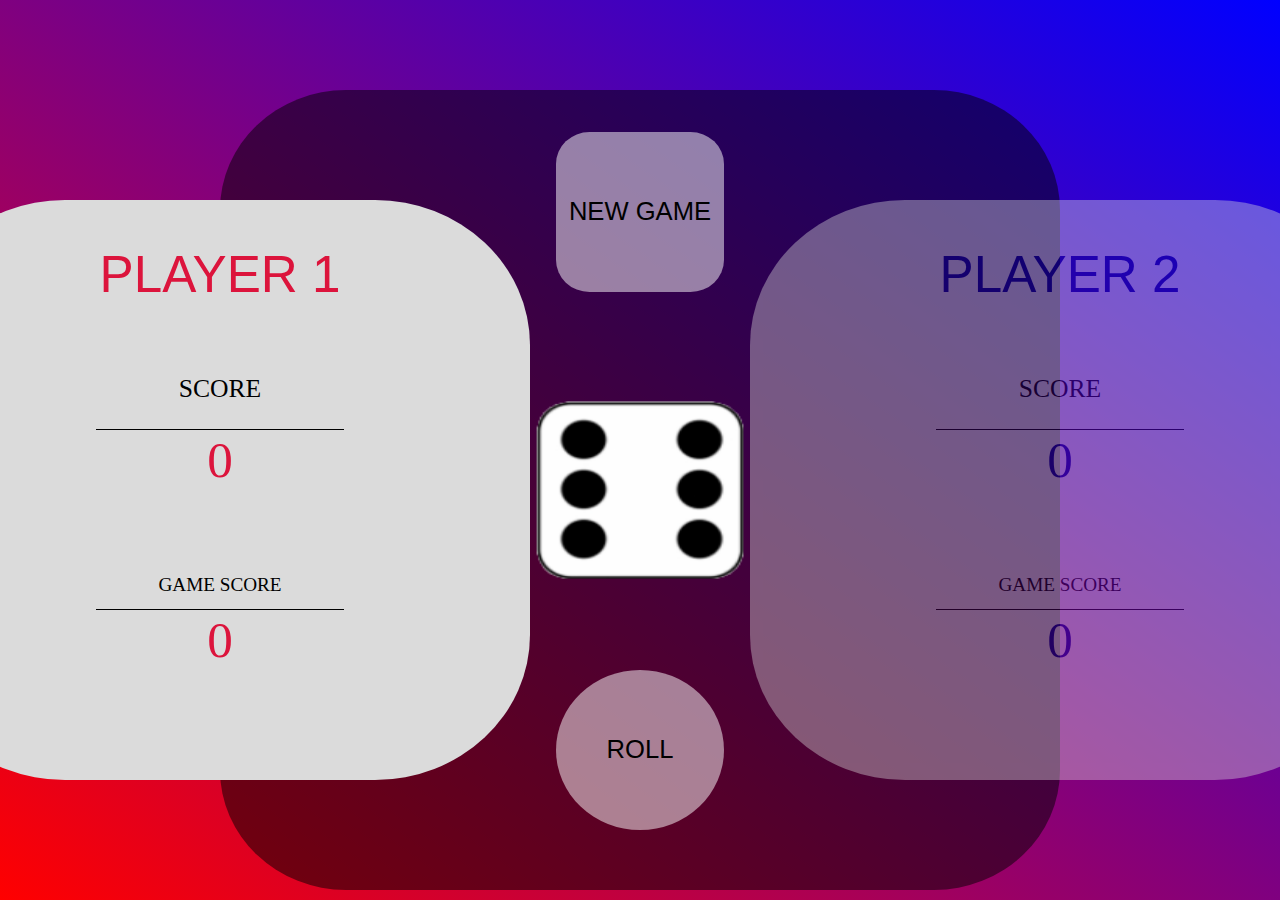
<file: diceGame/index.html>
<!DOCTYPE html>
<html lang="en">
<head>
  <meta charset="UTF-8">
  <meta http-equiv="X-UA-Compatible" content="IE=edge">
  <meta name="viewport" content="width=device-width, initial-scale=1.0">
  <link rel="stylesheet" href="style.css">
  <title>Dice-Game</title>
</head>
<body>
  <div class="container">
    <div class="game-container">
   <div class="game-btn">
     <button class="newgame">NEW GAME</button>
     <button class="roll">ROLL</button>
   </div>

   <div class="player-1">
     <div class="box1">PLAYER 1</div>
     <div class="score-1">SCORE</div>
      <div id="score">0</div>
     <div class="p1-game-score">GAME SCORE </div>
     <div id="game-score">0</div>  
   </div>

   <div class="main-frame"><img class="dice" src="images/dice6.png" ></div>

   <div class="player-2">
    <div class="box2">PLAYER 2</div>
    <div class="score-2">SCORE</div>
     <div id="score">0</div>
    <div class="p2-game-score">GAME SCORE </div>
    <div id="game-score">0</div>
   </div>

  </div>
</div>
  <script src="script.js"></script>
</body>
</html>
</file>
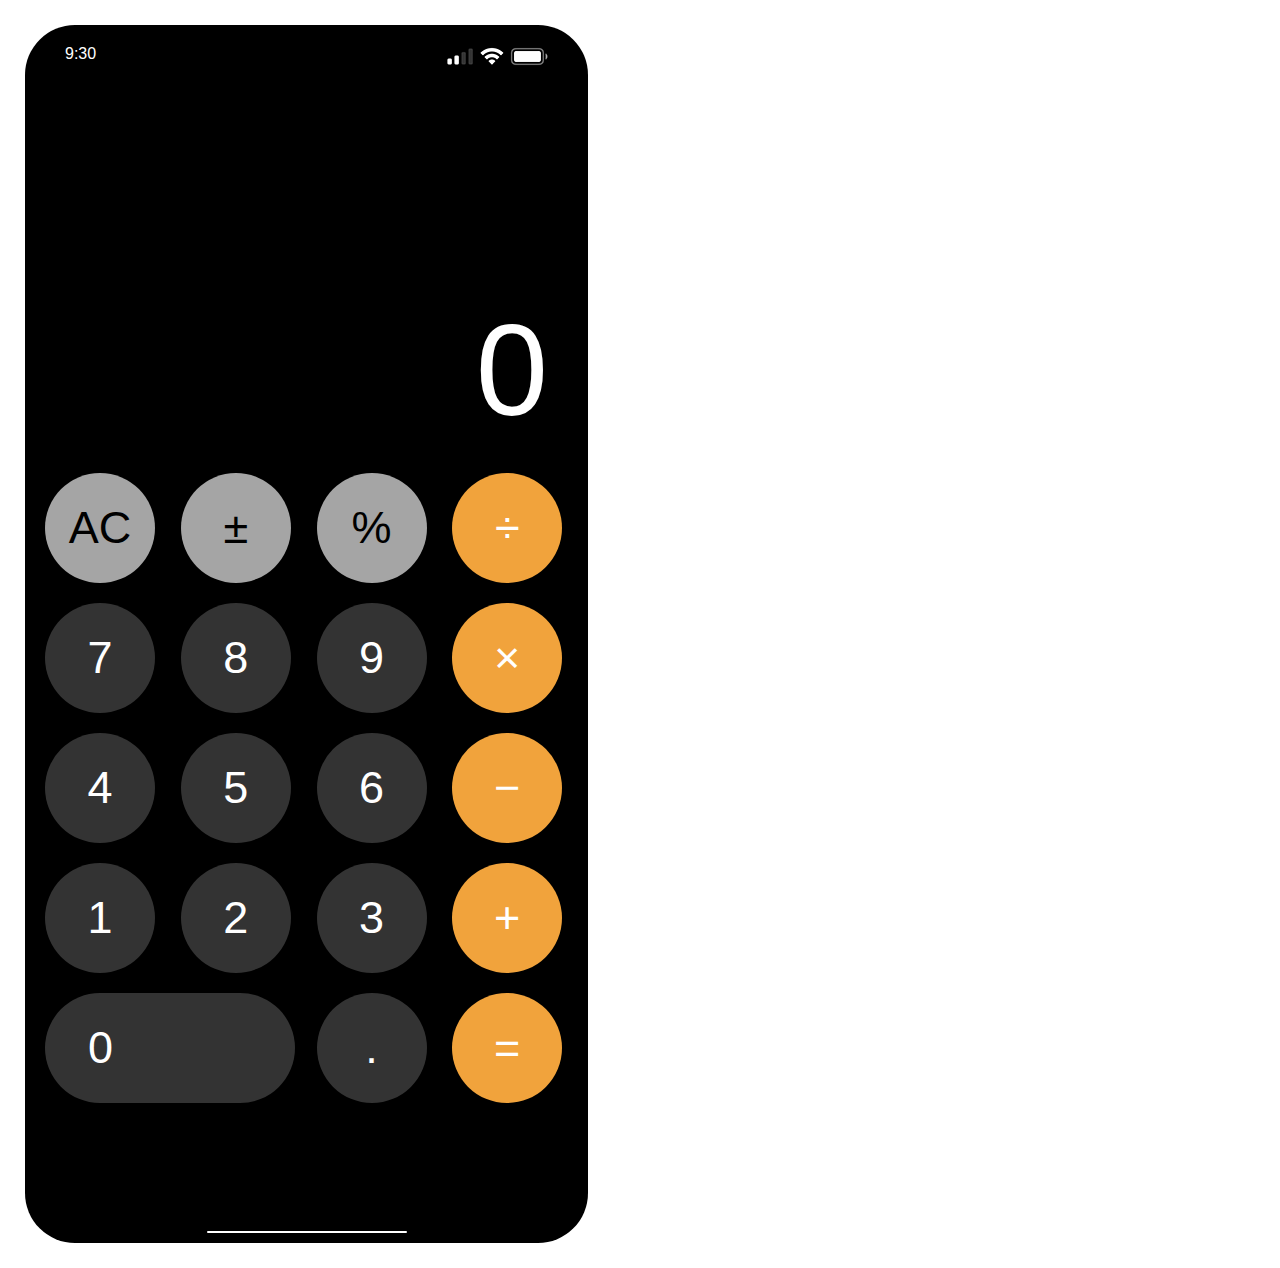
<file: iphoneCalculator/index.html>
<!DOCTYPE html>
<html lang="en">
<head>
  <meta charset="UTF-8">
  <meta http-equiv="X-UA-Compatible" content="IE=edge">
  <meta name="viewport" content="width=device-width, initial-scale=1.0">
  <title>iPhone Calculator</title>
  <link rel="stylesheet" href="style.css">
</head>
<body>
  
<div class="calculator">
  <div class="top-container">
    <div class="clock"><span class="hour"></span>:<span class="minute"></span></div>
    <div class="status"><img src="status.png" alt="Status"></div>
  </div>
  <div class="value">0</div>
  <div class="buttons-container">
    <div class="button function ac">AC</div>
    <div class="button function pm">±</div>
    <div class="button function percent">%</div>
    <div class="button operator division">÷</div>
    <div class="button  number-7">7</div>
    <div class="button  number-8">8</div>
    <div class="button  number-9">9</div>
    <div class="button operator multiplication">×</div>
    <div class="button  number-4">4</div>
    <div class="button  number-5">5</div>
    <div class="button  number-6">6</div>
    <div class="button operator subtraction">−</div>
    <div class="button  number-1">1</div>
    <div class="button  number-2">2</div>
    <div class="button  number-3">3</div>
    <div class="button operator addition">+</div>
    <div class="button  number-0">0</div>
    <div class="button  decimal">.</div>
    <div class="button operator equal">=</div>
  </div>
  <div class="bottom"></div>
</div>

  <script src="script.js"></script>
</body>
</html>
</file>
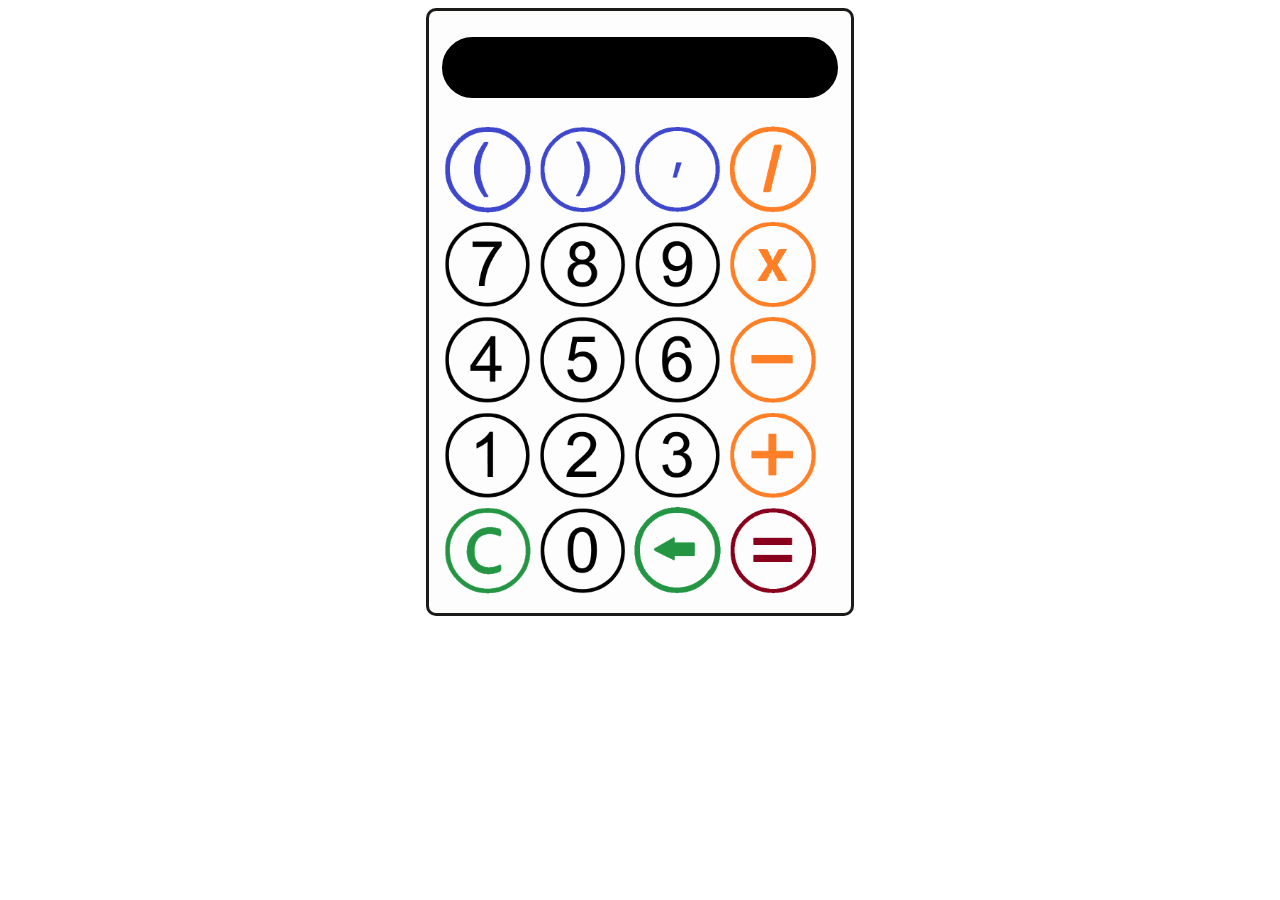
<file: javascriptCalculator/index.html>
<!DOCTYPE html>
<html lang="en">
  <head>
    <meta charset="UTF-8" />
    <meta http-equiv="X-UA-Compatible" content="IE=edge" />
    <meta name="viewport" content="width=device-width, initial-scale=1.0" />
    <title>Calculator</title>
    <link rel="stylesheet" href="style.css" />
  </head>
  <body>
  <div class="calculator-container">
    <div class="calculator">
      <div class="calculator-display"></div>
     <div class="calculator-buttons-container"></div>
     
          <button class="btn"><img class="btn-img" src="images/btn0.png" alt=""></button>
          <button class="btn"><img class="btn-img" src="images/btn1.png" alt=""></button>
          <button class="btn"><img class="btn-img" src="images/btn2.png" alt=""></button>
          <button class="btn"><img class="btn-img" src="images/btn3.png" alt=""></button>   
     
          <button class="btn"><img class="btn-img" src="images/btn4.png" alt=""></button>
          <button class="btn"><img class="btn-img" src="images/btn5.png" alt=""></button>
          <button class="btn"><img class="btn-img" src="images/btn6.png" alt=""></button>
          <button class="btn"><img class="btn-img" src="images/btn7.png" alt=""></button>   
    
          <button class="btn"><img class="btn-img" src="images/btn8.png" alt=""></button>
          <button class="btn"><img class="btn-img" src="images/btn9.png" alt=""></button>
          <button class="btn"><img class="btn-img" src="images/btn10.png" alt=""></button>
          <button class="btn"><img class="btn-img" src="images/btn11.png" alt=""></button>  
     
          <button class="btn"><img class="btn-img" src="images/btn12.png" alt=""></button>
          <button class="btn"><img class="btn-img" src="images/btn13.png" alt=""></button>
          <button class="btn"><img class="btn-img" src="images/btn14.png" alt=""></button>
          <button class="btn"><img class="btn-img" src="images/btn15.png" alt=""></button>  
       
          <button class="btn"><img class="btn-img" src="images/btn16.png" alt=""></button>
          <button class="btn"><img class="btn-img" src="images/btn17.png" alt=""></button>
          <button class="btn"><img class="btn-img" src="images/btn18.png" alt=""></button>
          <button class="btn"><img class="btn-img" src="images/btn19.png" alt=""></button>  
        
    </div>
  </div> 
    </div>
    <script src="script.js"></script>
  </body>
</html>
</file>
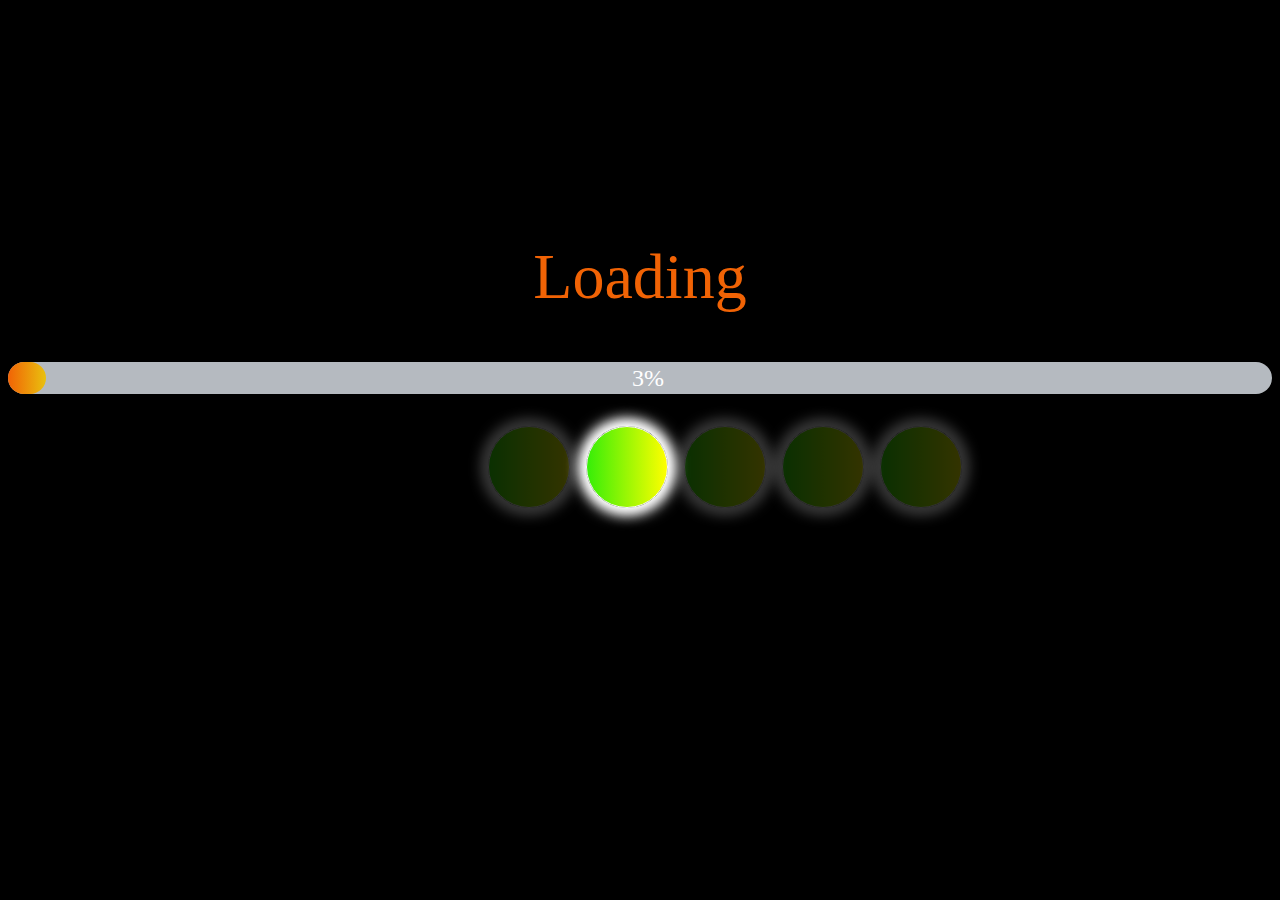
<file: loadingBar/index.html>
<!DOCTYPE html>
<html lang="en">
  <head>
    <meta charset="UTF-8" />
    <meta http-equiv="X-UA-Compatible" content="IE=edge" />
    <meta name="viewport" content="width=device-width, initial-scale=1.0" />
    <link rel="stylesheet" href="style.css" />
    <title>Loading Bar</title>
  </head>
  <body>
    <div class="progressContainer">
      <div class="message">Loading</div>
      <div class="progressBarEmpty"></div>
      <div class="progressBar">
        <span id="progressPercent">0%</span>
      </div>
      <div class="loadingCircles">
        <div class="circle1"></div>
        <div class="circle2"></div>
        <div class="circle3"></div>
        <div class="circle4"></div>
        <div class="circle5"></div>
      </div>
    </div>

    <script src="script.js"></script>
  </body>
</html>
</file>
<file: diceGame/style.css>
body {
	height: 100%;
	width: 100%;
	margin: 0;
	font-family: 'Times New Roman', Times, serif;
	background-attachment: fixed;
	background-repeat: no-repeat;
	background-size: cover;
	background-image: linear-gradient(to top right, red, blue);
}
.container {
	width: 100%;
	height: auto;
	display: grid;
	justify-content: center;
	margin-top: 7%;
}

.game-container {
	display: grid;
	grid-template-columns: 300px 200px 100px 200px 100px 200px 300px;
	grid-template-rows: 100px 100px 250px 100px 100px 100px;
	gap: 10px;
}

.game-btn {
	display: flexbox;
	grid-column: 2 / 7;
	grid-row: 1/7;
	background-color: rgba(0, 0, 0, 0.5);

	border-radius: 15%;
	z-index: 8;
}
.newgame {
	display: grid;
	width: 20%;
	height: 20%;
	border-radius: 20%;
	margin-top: 5%;
	margin-left: auto;
	margin-right: auto;
	background-color: rgb(255, 255, 255, 0.5);
	align-content: center;
	border: none;
	font-size: 2vw;
}
.newgame:active {
	background-color: rgba(255, 255, 255, 0.9);
	box-shadow: 5px 5px 15px rgb(255, 255, 255);
	color: blue;
}

.roll {
	display: grid;
	width: 20%;
	height: 20%;
	border-radius: 50%;
	margin-top: 45%;
	margin-left: auto;
	margin-right: auto;
	background-color: rgb(255, 255, 255, 0.5);
	align-content: center;
	font-size: 2vw;
	border: none;
	z-index: 10;
}
.roll:active {
	background-color: rgba(255, 255, 255, 0.9);
	box-shadow: 5px 5px 15px rgb(255, 255, 255);
	color: red;
}
.player-1 {
	display: grid;
	grid-template-rows: 150px 80px 100px 80px 100px;
	grid-column: 1/4;
	grid-row: 2/6;
	background-color: rgb(219, 219, 219);
	opacity: 40%;
	border-radius: 25%;
	z-index: 9;
}
.box1 {
	display: flex;
	justify-content: center;
	align-items: center;
	font-size: 4vw;
	font-family: Arial, Helvetica, sans-serif;
	color: crimson;
}
.score-1 {
	display: flex;
	justify-content: center;
	align-items: center;
	font-size: 2vw;
	border-bottom: 1px solid black;
	margin-left: 30%;
	margin-right: 30%;
}

.player-1 > #score {
	display: flex;
	justify-content: center;
	align-items: flex-start;
	font-size: 4vw;
	margin-left: 30%;
	margin-right: 30%;
	color: crimson;
}

.p1-game-score {
	display: flex;
	justify-content: center;
	align-items: center;
	font-size: 1.5vw;
	margin-top: 5%;
	border-bottom: 1px solid black;
	margin-left: 30%;
	margin-right: 30%;
}

.player-1 > #game-score {
	display: flex;
	justify-content: center;
	align-items: flex-start;
	font-size: 4vw;
	margin-left: 30%;
	margin-right: 30%;
	color: crimson;
}

.player-2 {
	display: grid;
	grid-template-rows: 150px 80px 100px 80px 100px;
	grid-column: 5/8;
	grid-row: 2/6;
	background-color: rgb(219, 219, 219);
	border-radius: 25%;
	opacity: 40%;
	z-index: 9;
}
.box2 {
	display: flex;
	justify-content: center;
	align-items: center;
	font-size: 4vw;
	font-family: Arial, Helvetica, sans-serif;
	color: darkblue;
}
.score-2 {
	display: flex;
	justify-content: center;
	align-items: center;
	font-size: 2vw;
	border-bottom: 1px solid black;
	margin-left: 30%;
	margin-right: 30%;
}

#score {
	display: flex;
	justify-content: center;
	align-items: flex-start;
	font-size: 4vw;

	margin-left: 30%;
	margin-right: 30%;
	color: darkblue;
}

.p2-game-score {
	display: flex;
	justify-content: center;
	align-items: center;
	font-size: 1.5vw;
	margin-top: 5%;
	border-bottom: 1px solid black;
	margin-left: 30%;
	margin-right: 30%;
}
#game-score {
	display: flex;
	justify-content: center;
	align-items: flex-start;
	font-size: 4vw;

	margin-left: 30%;
	margin-right: 30%;
	color: darkblue;
}

.main-frame {
	display: flex;
	align-items: center;
	justify-content: center;
	grid-column: 3/6;
	grid-row: 3/5;
	background: none;
	border-radius: 50%;

	z-index: 10;
}
.dice {
	width: 50%;
	height: 50%;
}

.wait {
	opacity: 40%;
}
.play {
	opacity: 100%;
}
.winner {
	background-color: rgb(255, 255, 255);
	animation-name: colorchange;
	animation-duration: 1s;
	animation-delay: 0s;
	animation-iteration-count: infinite;
}
@keyframes colorchange {
	33% {
		background-color: #f0dd0d;
	}
	55% {
		background-color: aqua;
	}
	100% {
		background-color: rgb(28, 236, 0);
	}
}
</file>
<file: iphoneCalculator/style.css>
* {
	box-sizing: border-box;
	margin: 0;
	padding: 0;
	user-select: none;
}

body {
	font-family: -apple-system, BlinkMacSystemFont, 'Segoe UI', Roboto, Oxygen, Ubuntu, Cantarell, 'Open Sans',
		'Helvetica Neue', sans-serif;
	margin: 25px;
}

.calculator {
	background: black;
	width: 563px;
	height: 1218px;
	border-radius: 50px;
	padding: 20px;
	color: white;
	position: relative;
}

.top-container {
	padding: 0 20px;
	display: flex;
	justify-content: space-between;
	height: 250px;
}
.value {
	font-size: 130px;
	font-weight: 300;
	margin-bottom: 20px;
	height: 158px;
	text-align: right;
	margin-right: 20px;
}
.buttons-container {
	display: grid;
	grid-template-rows: repreat(5, 1fr);
	grid-template-columns: repeat(4, 1fr);
	grid-gap: 20px;
}

.button {
	height: 110px;
	width: 110px;
	font-size: 45px;
	border-radius: 50%;
	background: #333;
	display: flex;
	justify-content: center;
	align-items: center;
	cursor: pointer;
	transition: filter .1s;
}

.button.function {
	color: black;
	background: #a5a5a5;
}

.button.operator {
	background: #f1a33c;
}
.button.number-0 {
	width: 250px;
	border-radius: 55px;
	justify-content: flex-start;
	padding-left: 43px;
	grid-column: 1/span 2;
}

.button:active,
.button:focus {
	filter: brightness(120%);
}

.bottom {
	width: 200px;
	height: 2px;
	background: white;
	border-radius: 4px;
	position: absolute;
	bottom: 10px;
	left: 50%;
	transform: translateX(-50%); /* center property for absolute position*/
}
</file>
<file: javascriptCalculator/style.css>
.calculator-container {
	width: 33vw;
	min-width: 33vw;
	height: auto;
	border-radius: 10px;
	border: 3px solid rgb(27, 27, 25);
	background-color: rgb(253, 253, 253);
	margin-left: auto;
	margin-right: auto;
}
.calculator {
	width: auto;
	height: auto;
	margin: 1vw;
}
.calculator-display {
	background-color: black;
	color: rgb(255, 255, 255);
	height: 4.5vw;
	min-height: 4.5vw;
	width: auto;
	overflow: hidden;
	white-space: nowrap;
	text-overflow: ellipsis;
	margin-top: 2vw;
	border: 2px solid black;
	border-radius: 5vh;
	font-size: 4vw;
	text-align: right;
	padding-right: 5%;
}
.calculator-buttons-container {
	height: auto;
	margin-top: 2vw;
}
.btn-img {
	max-height: 100%;
	width: 100%;
	height: 100%;
	border-radius: 50%;
}

.btn {
	width: 23%;
	border-radius: 50%;
	background: none;
	border: none;
	cursor: pointer;
	padding: 0%;
}
</file>
<file: loadingBar/style.css>
body {
  background-color: #000000;
}
.progressContainer {
  margin-top: 15rem;
  width: 100%;
  height: 20rem;
}

.message {
  margin-top: 2rem;
  text-align: center;
  font-family: Georgia;
  font-size: 4rem;
  color: #f16305;
}

.progressBarEmpty {
  margin-top: 3rem;
  width: 100%;
  height: 2rem;
  border-radius: 1rem;
  background-color: #b5bac0;
}
.progressBar {
  display: inline-flexbox;
  margin-top: -2rem;
  width: 0%;
  height: 2rem;
  border-radius: 1rem;
  background-image: linear-gradient(to left, #e9c10f, #f16305);
}

#progressPercent {
  position: absolute;
  font-size: 1.5rem;
  color: white;
  width: 100%;
  height: 2rem;
  text-align: center;
  margin-top: 0.2rem;
}

.loadingCircles {
  display: inline-flex;
  margin-top: 2rem;
  margin-left: 38%;
  width: auto;
  height: auto;
}

.circle1,
.circle2,
.circle3,
.circle4,
.circle5 {
  height: 5rem;
  width: 5rem;
  margin-right: 1rem;
  background-image: linear-gradient(
    to right,
    rgb(54, 238, 8),
    rgb(255, 255, 0)
  );
  opacity: 20%;
  border: 1px solid rgb(255, 255, 255);
  border-radius: 50%;
  /* box-shadow: 10px 10px 5px #363232, -10px -10px 5px #363232,
    10px -10px 5px #363232, -10px 10px 5px #363232; */
}

.circleShadow {
  box-shadow: 5px 5px 15px white, -5px -5px 15px white, 5px -5px 15px white,
    -5px 5px 15px white;
}
</file>
